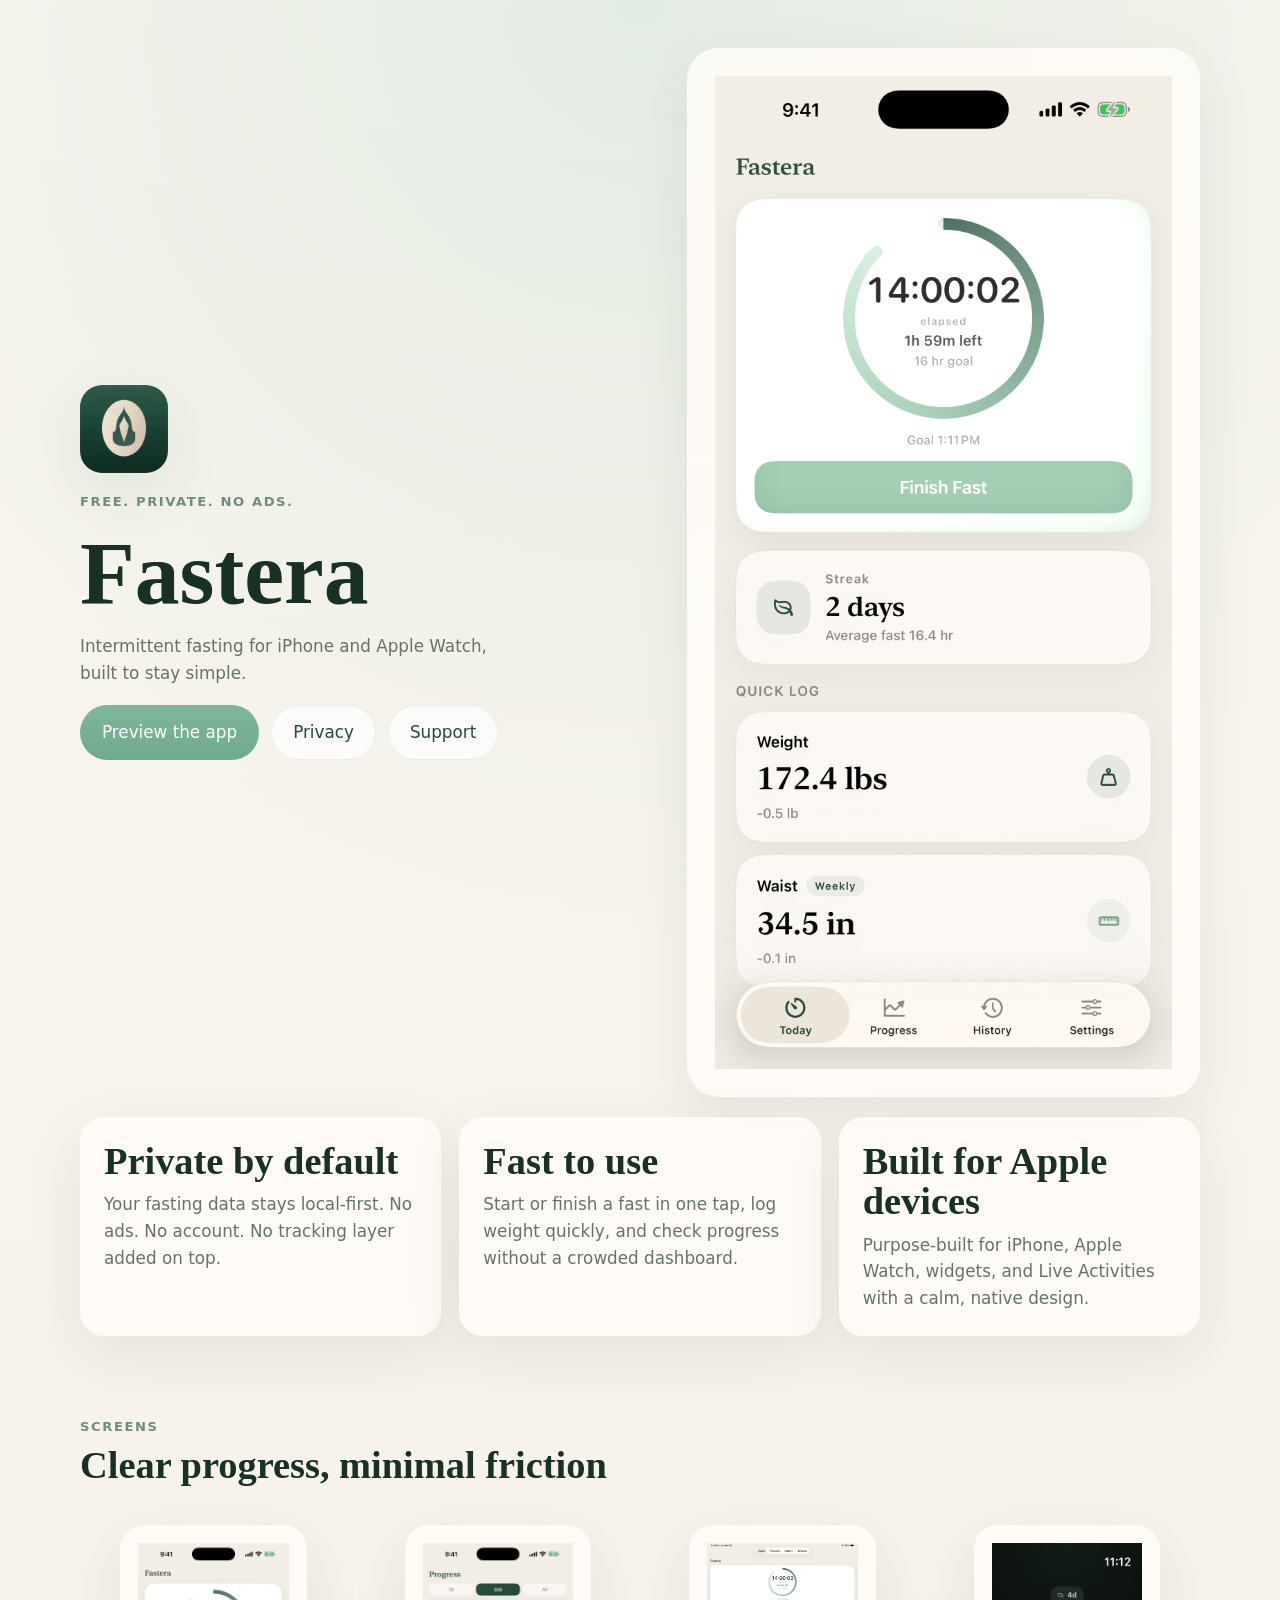
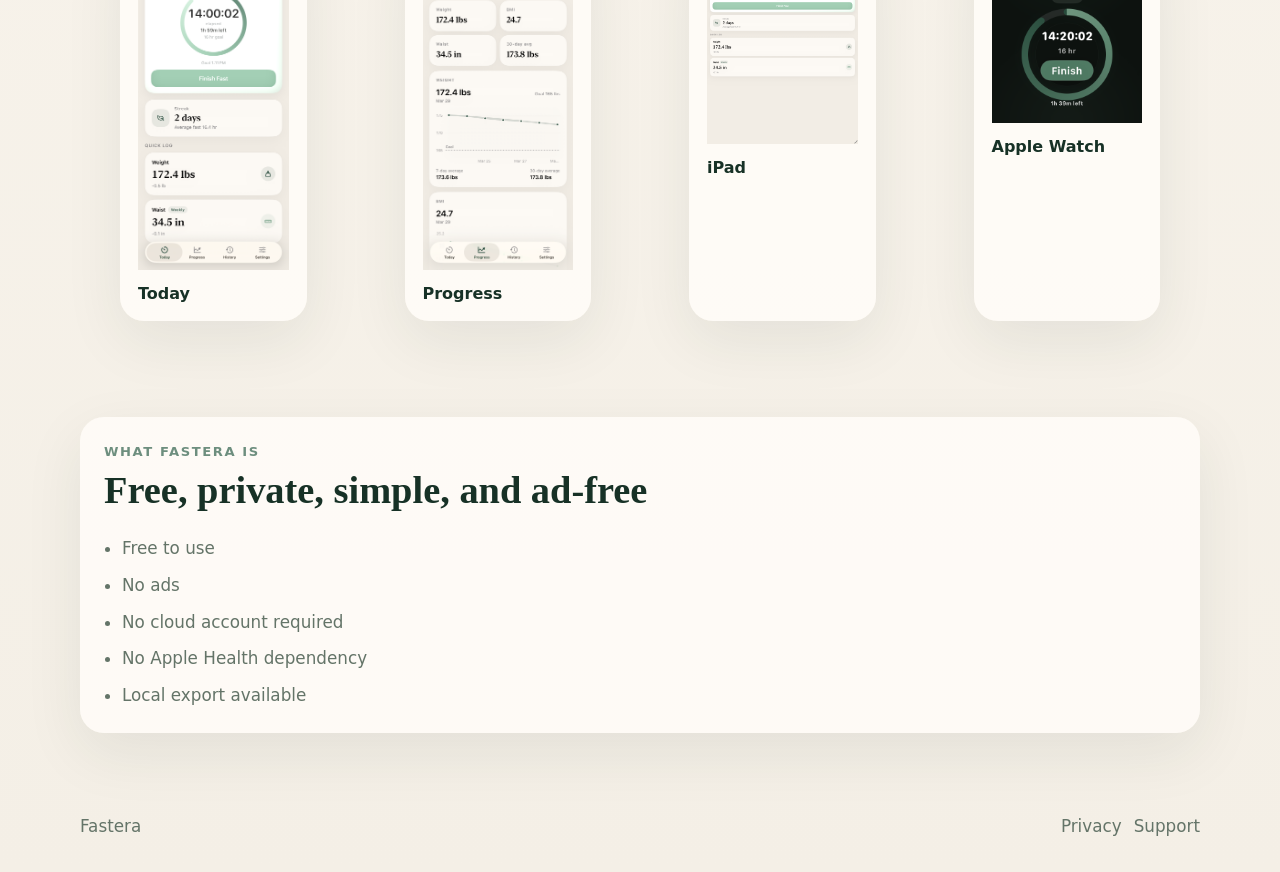
<file: index.html>
<!DOCTYPE html>
<html lang="en">
<head>
  <meta charset="utf-8">
  <meta name="viewport" content="width=device-width, initial-scale=1">
  <title>Fastera</title>
  <meta name="description" content="Fastera is a free, private, no-ads intermittent fasting app for iPhone and Apple Watch.">
  <link rel="stylesheet" href="styles.css">
</head>
<body>
  <main class="page">
    <section class="hero">
      <div class="hero-copy">
        <img class="app-icon" src="assets/app-icon.png" alt="Fastera app icon">
        <p class="eyebrow">Free. Private. No ads.</p>
        <h1>Fastera</h1>
        <p class="lead">Intermittent fasting for iPhone and Apple Watch, built to stay simple.</p>
        <div class="hero-actions">
          <a class="button primary" href="#screens">Preview the app</a>
          <a class="button secondary" href="privacy.html">Privacy</a>
          <a class="button secondary" href="support.html">Support</a>
        </div>
      </div>

      <div class="hero-surface">
        <img src="assets/iphone-today.png" alt="Fastera Today screen on iPhone">
      </div>
    </section>

    <section class="values">
      <article>
        <h2>Private by default</h2>
        <p>Your fasting data stays local-first. No ads. No account. No tracking layer added on top.</p>
      </article>
      <article>
        <h2>Fast to use</h2>
        <p>Start or finish a fast in one tap, log weight quickly, and check progress without a crowded dashboard.</p>
      </article>
      <article>
        <h2>Built for Apple devices</h2>
        <p>Purpose-built for iPhone, Apple Watch, widgets, and Live Activities with a calm, native design.</p>
      </article>
    </section>

    <section class="screens" id="screens">
      <div class="section-heading">
        <p class="eyebrow">Screens</p>
        <h2>Clear progress, minimal friction</h2>
      </div>

      <div class="screen-grid">
        <figure class="screen-card">
          <img src="assets/iphone-today.png" alt="Fastera Today screen">
          <figcaption>Today</figcaption>
        </figure>
        <figure class="screen-card">
          <img src="assets/iphone-progress.png" alt="Fastera Progress screen">
          <figcaption>Progress</figcaption>
        </figure>
        <figure class="screen-card">
          <img src="assets/ipad-today.png" alt="Fastera Today screen on iPad">
          <figcaption>iPad</figcaption>
        </figure>
        <figure class="screen-card watch-card">
          <img src="assets/watch-active.png" alt="Fastera active fasting screen on Apple Watch">
          <figcaption>Apple Watch</figcaption>
        </figure>
      </div>
    </section>

    <section class="summary">
      <div class="section-heading">
        <p class="eyebrow">What Fastera is</p>
        <h2>Free, private, simple, and ad-free</h2>
      </div>
      <ul class="summary-list">
        <li>Free to use</li>
        <li>No ads</li>
        <li>No cloud account required</li>
        <li>No Apple Health dependency</li>
        <li>Local export available</li>
      </ul>
    </section>
  </main>

  <footer class="footer">
    <span>Fastera</span>
    <nav>
      <a href="privacy.html">Privacy</a>
      <a href="support.html">Support</a>
    </nav>
  </footer>
</body>
</html>
</file>
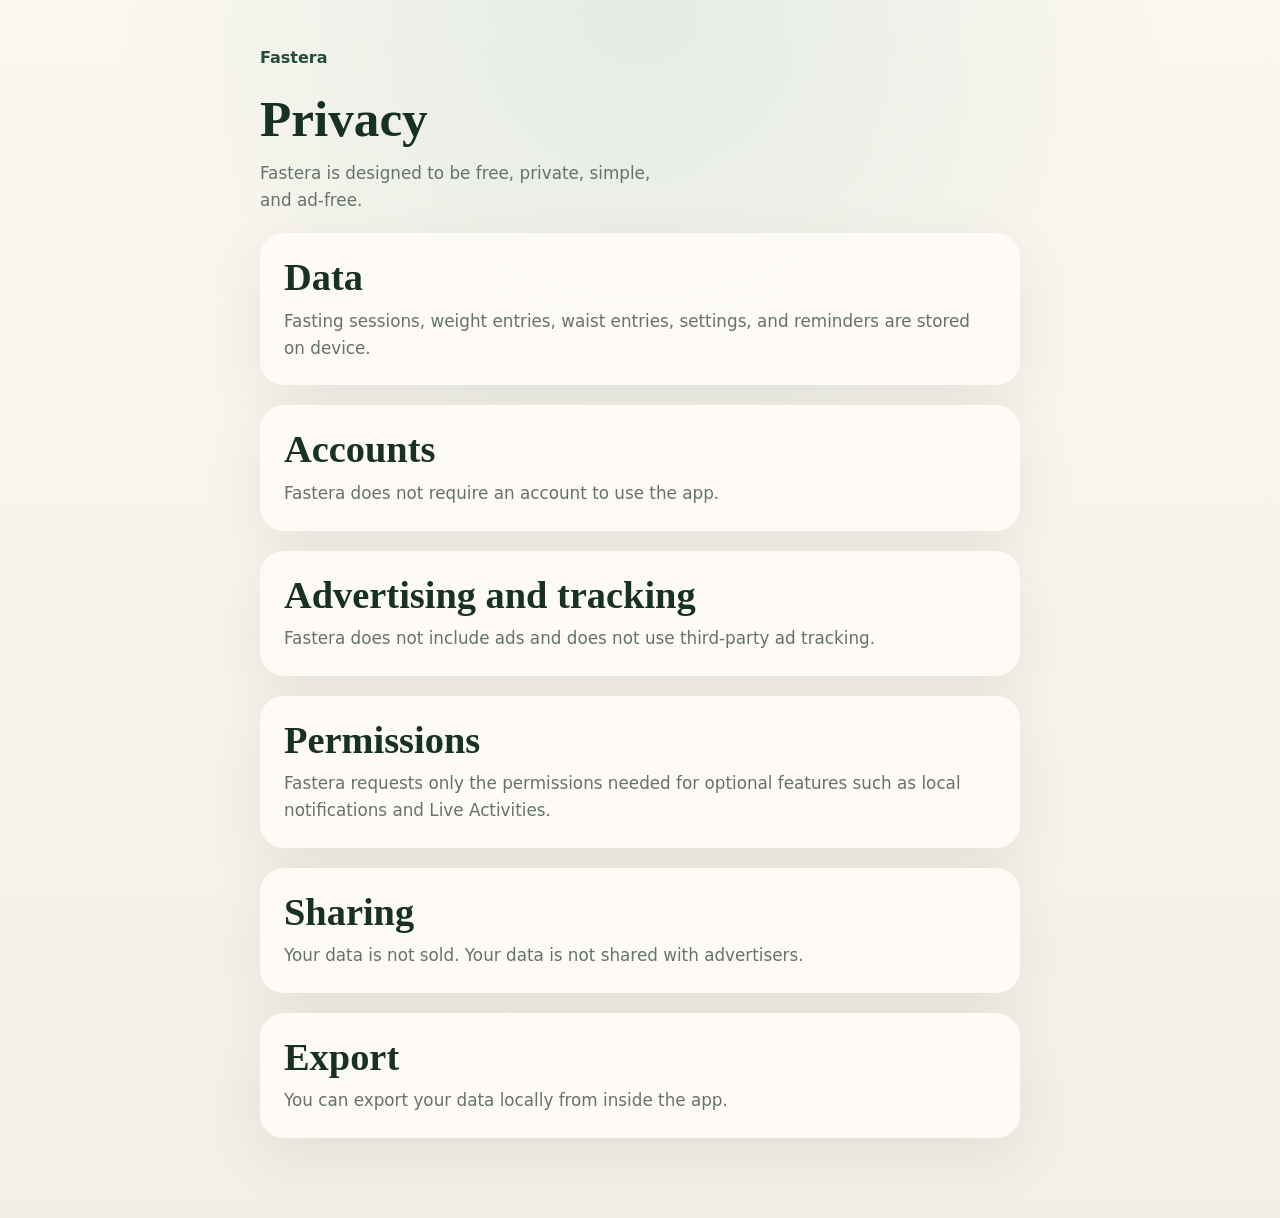
<file: privacy.html>
<!DOCTYPE html>
<html lang="en">
<head>
  <meta charset="utf-8">
  <meta name="viewport" content="width=device-width, initial-scale=1">
  <title>Fastera Privacy</title>
  <meta name="description" content="Privacy information for Fastera.">
  <link rel="stylesheet" href="styles.css">
</head>
<body>
  <main class="document">
    <a class="back-link" href="index.html">Fastera</a>
    <h1>Privacy</h1>
    <p class="lead">Fastera is designed to be free, private, simple, and ad-free.</p>

    <section>
      <h2>Data</h2>
      <p>Fasting sessions, weight entries, waist entries, settings, and reminders are stored on device.</p>
    </section>

    <section>
      <h2>Accounts</h2>
      <p>Fastera does not require an account to use the app.</p>
    </section>

    <section>
      <h2>Advertising and tracking</h2>
      <p>Fastera does not include ads and does not use third-party ad tracking.</p>
    </section>

    <section>
      <h2>Permissions</h2>
      <p>Fastera requests only the permissions needed for optional features such as local notifications and Live Activities.</p>
    </section>

    <section>
      <h2>Sharing</h2>
      <p>Your data is not sold. Your data is not shared with advertisers.</p>
    </section>

    <section>
      <h2>Export</h2>
      <p>You can export your data locally from inside the app.</p>
    </section>
  </main>
</body>
</html>
</file>
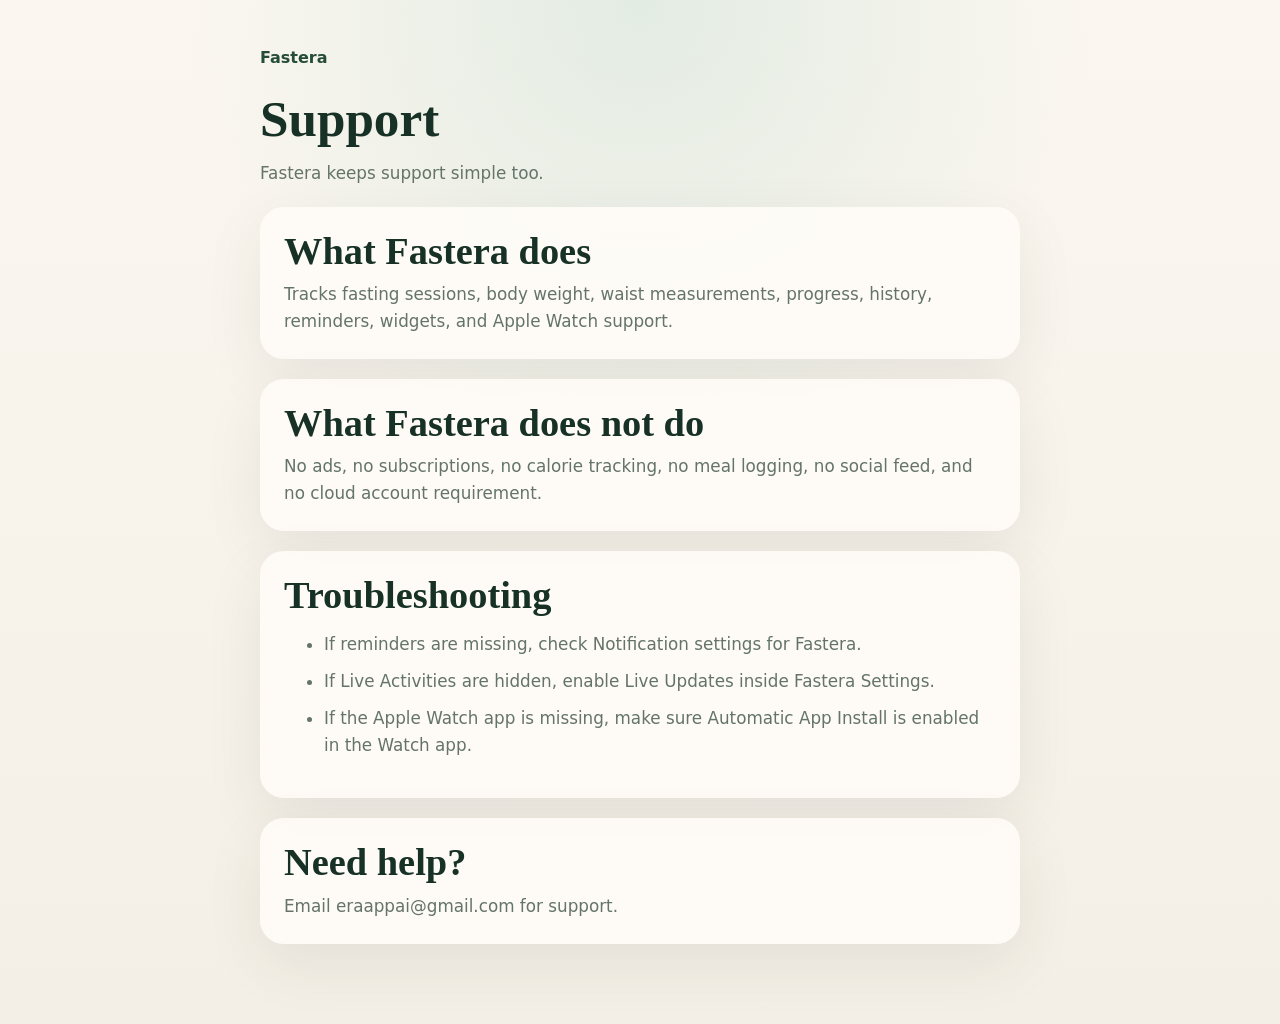
<file: support.html>
<!DOCTYPE html>
<html lang="en">
<head>
  <meta charset="utf-8">
  <meta name="viewport" content="width=device-width, initial-scale=1">
  <title>Fastera Support</title>
  <meta name="description" content="Support information for Fastera.">
  <link rel="stylesheet" href="styles.css">
</head>
<body>
  <main class="document">
    <a class="back-link" href="index.html">Fastera</a>
    <h1>Support</h1>
    <p class="lead">Fastera keeps support simple too.</p>

    <section>
      <h2>What Fastera does</h2>
      <p>Tracks fasting sessions, body weight, waist measurements, progress, history, reminders, widgets, and Apple Watch support.</p>
    </section>

    <section>
      <h2>What Fastera does not do</h2>
      <p>No ads, no subscriptions, no calorie tracking, no meal logging, no social feed, and no cloud account requirement.</p>
    </section>

    <section>
      <h2>Troubleshooting</h2>
      <ul>
        <li>If reminders are missing, check Notification settings for Fastera.</li>
        <li>If Live Activities are hidden, enable Live Updates inside Fastera Settings.</li>
        <li>If the Apple Watch app is missing, make sure Automatic App Install is enabled in the Watch app.</li>
      </ul>
    </section>

    <section>
      <h2>Need help?</h2>
      <p>Email <a href="mailto:eraappai@gmail.com">eraappai@gmail.com</a> for support.</p>
    </section>
  </main>
</body>
</html>
</file>
<file: styles.css>
:root {
  color-scheme: light;
  --stone: #f4efe6;
  --stone-deep: #e8dfd1;
  --paper: rgba(255, 252, 248, 0.9);
  --forest: #254c38;
  --forest-soft: #6d8e7e;
  --text: #173126;
  --muted: #647468;
  --shadow: 0 20px 60px rgba(29, 55, 43, 0.08);
  --radius-xl: 32px;
  --radius-lg: 24px;
  --radius-md: 18px;
}

* {
  box-sizing: border-box;
}

body {
  margin: 0;
  font-family: "SF Pro Text", "Inter", system-ui, sans-serif;
  background:
    radial-gradient(circle at top, rgba(203, 225, 214, 0.5), transparent 38%),
    linear-gradient(180deg, #fbf7f0 0%, var(--stone) 100%);
  color: var(--text);
}

a {
  color: inherit;
  text-decoration: none;
}

.page,
.document {
  width: min(1120px, calc(100% - 48px));
  margin: 0 auto;
}

.page {
  padding: 48px 0 80px;
}

.hero {
  display: grid;
  grid-template-columns: minmax(0, 1.05fr) minmax(320px, 0.95fr);
  gap: 40px;
  align-items: center;
  min-height: 82svh;
}

.hero-copy {
  display: grid;
  gap: 18px;
}

.app-icon {
  width: 88px;
  height: 88px;
  border-radius: 22px;
  box-shadow: var(--shadow);
}

.eyebrow {
  margin: 0;
  color: var(--forest-soft);
  font-size: 0.82rem;
  font-weight: 600;
  letter-spacing: 0.12em;
  text-transform: uppercase;
}

h1,
h2 {
  margin: 0;
  font-family: "Iowan Old Style", "Georgia", serif;
  font-weight: 600;
}

h1 {
  font-size: clamp(3.2rem, 7vw, 5.6rem);
  line-height: 0.95;
}

h2 {
  font-size: clamp(1.6rem, 3vw, 2.6rem);
  line-height: 1.05;
}

.lead,
section p,
section li,
.footer,
.button {
  font-size: 1.05rem;
  line-height: 1.6;
}

.lead {
  margin: 0;
  max-width: 40ch;
  color: var(--muted);
}

.hero-actions,
.footer nav {
  display: flex;
  flex-wrap: wrap;
  gap: 12px;
}

.button {
  display: inline-flex;
  align-items: center;
  justify-content: center;
  padding: 14px 22px;
  border-radius: 999px;
  transition: transform 160ms ease, background-color 160ms ease, color 160ms ease;
}

.button:hover {
  transform: translateY(-1px);
}

.button.primary {
  background: linear-gradient(180deg, #7fb79a 0%, #6eab8c 100%);
  color: white;
}

.button.secondary {
  background: rgba(255, 255, 255, 0.72);
  color: var(--forest);
  box-shadow: inset 0 0 0 1px rgba(37, 76, 56, 0.08);
}

.hero-surface,
.screen-card,
.values article,
.summary,
.document section {
  background: var(--paper);
  box-shadow: var(--shadow);
}

.hero-surface {
  padding: 28px;
  border-radius: var(--radius-xl);
}

.hero-surface img,
.screen-card img {
  display: block;
  width: 100%;
  height: auto;
}

.values {
  display: grid;
  grid-template-columns: repeat(3, minmax(0, 1fr));
  gap: 18px;
  margin: 20px 0 80px;
}

.values article,
.summary,
.document section {
  border-radius: var(--radius-lg);
  padding: 24px;
}

.values p,
.document p,
.document li {
  margin: 10px 0 0;
  color: var(--muted);
}

.section-heading {
  display: grid;
  gap: 8px;
  margin-bottom: 24px;
}

.screens {
  margin-bottom: 80px;
}

.screen-grid {
  display: grid;
  grid-template-columns: repeat(4, minmax(0, 1fr));
  gap: 18px;
}

.screen-card {
  padding: 18px;
  border-radius: var(--radius-lg);
}

.screen-card figcaption {
  margin-top: 14px;
  font-weight: 600;
}

.watch-card img {
  max-width: 240px;
  margin: 0 auto;
}

.summary-list {
  margin: 22px 0 0;
  padding-left: 18px;
  color: var(--muted);
  display: grid;
  gap: 10px;
}

.footer {
  width: min(1120px, calc(100% - 48px));
  margin: 0 auto;
  padding: 0 0 32px;
  display: flex;
  justify-content: space-between;
  gap: 16px;
  color: var(--muted);
}

.document {
  padding: 48px 0 80px;
  max-width: 760px;
}

.document h1 {
  font-size: clamp(2.4rem, 4vw, 4rem);
  margin-bottom: 16px;
}

.document section {
  margin-top: 20px;
}

.back-link {
  display: inline-block;
  margin-bottom: 28px;
  color: var(--forest);
  font-weight: 600;
}

@media (max-width: 980px) {
  .hero,
  .values,
  .screen-grid {
    grid-template-columns: 1fr;
  }

  .hero {
    min-height: auto;
    padding-top: 24px;
  }
}
</file>
